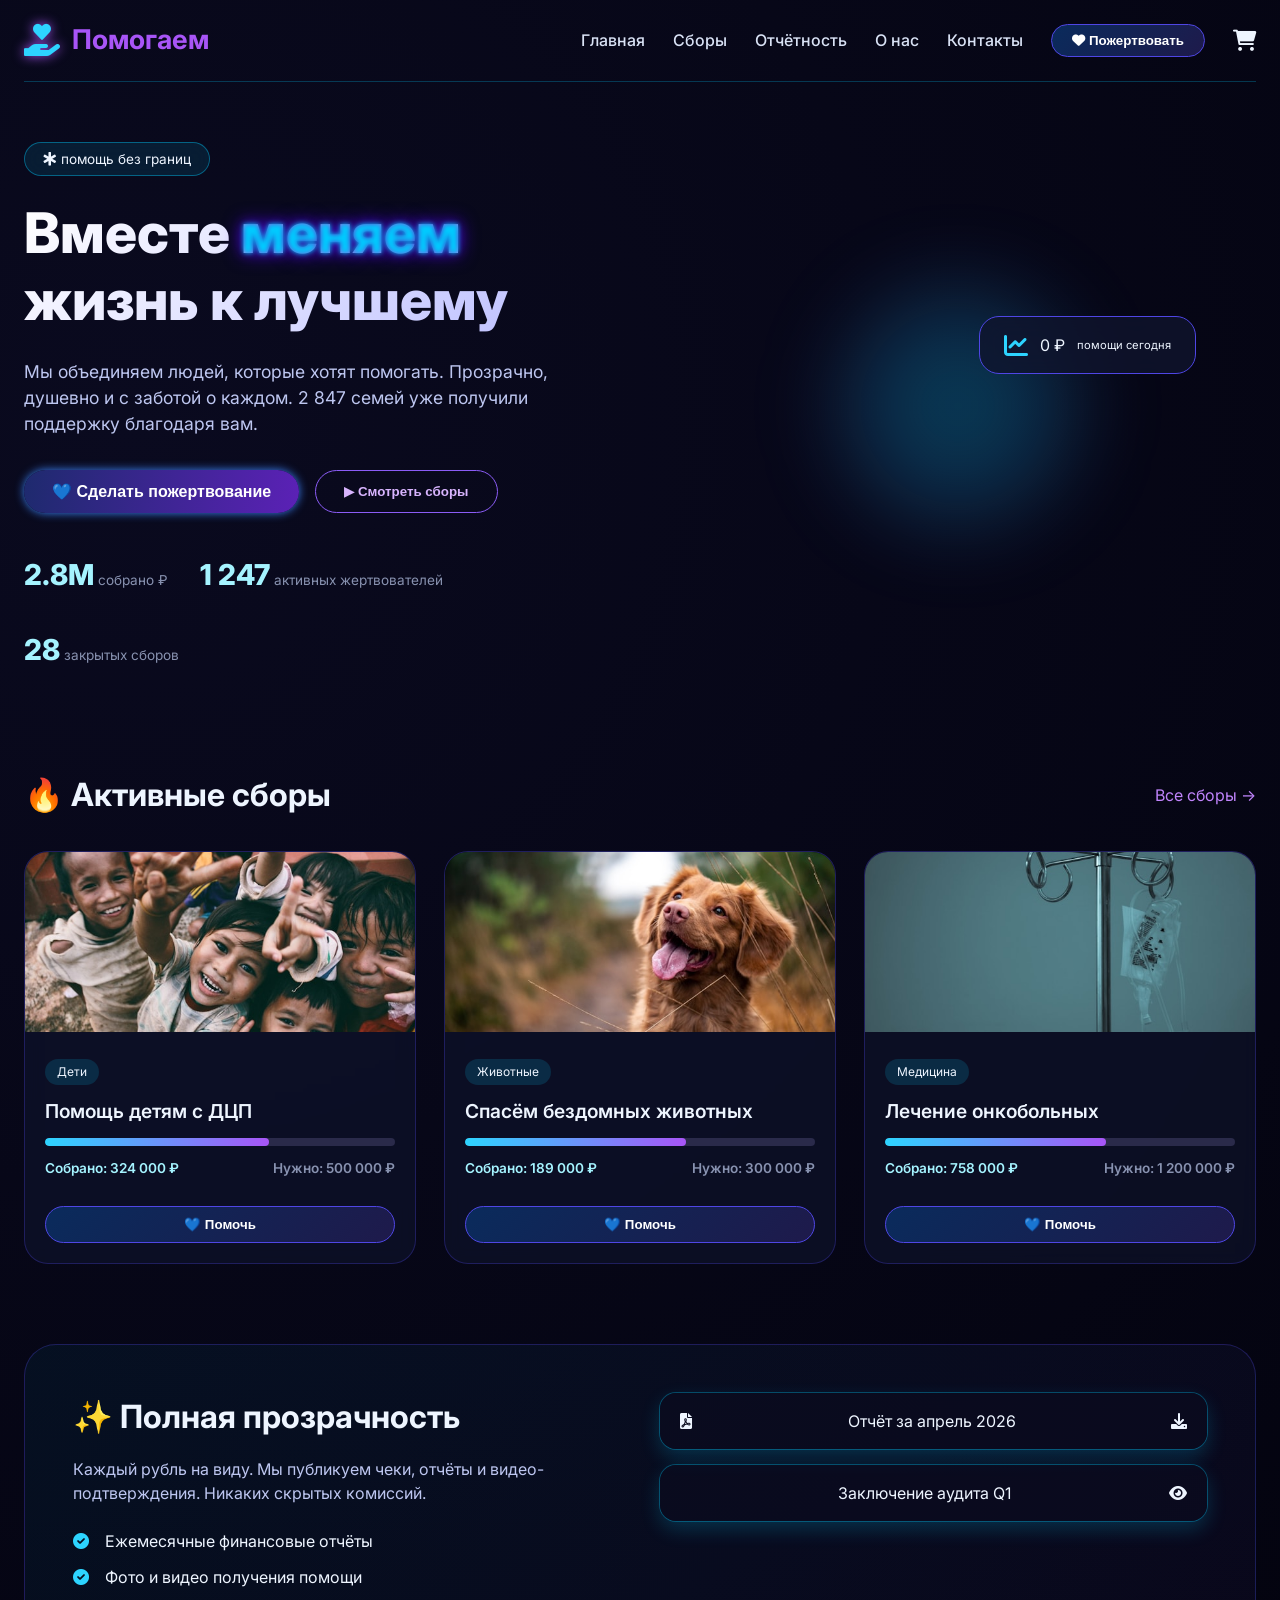
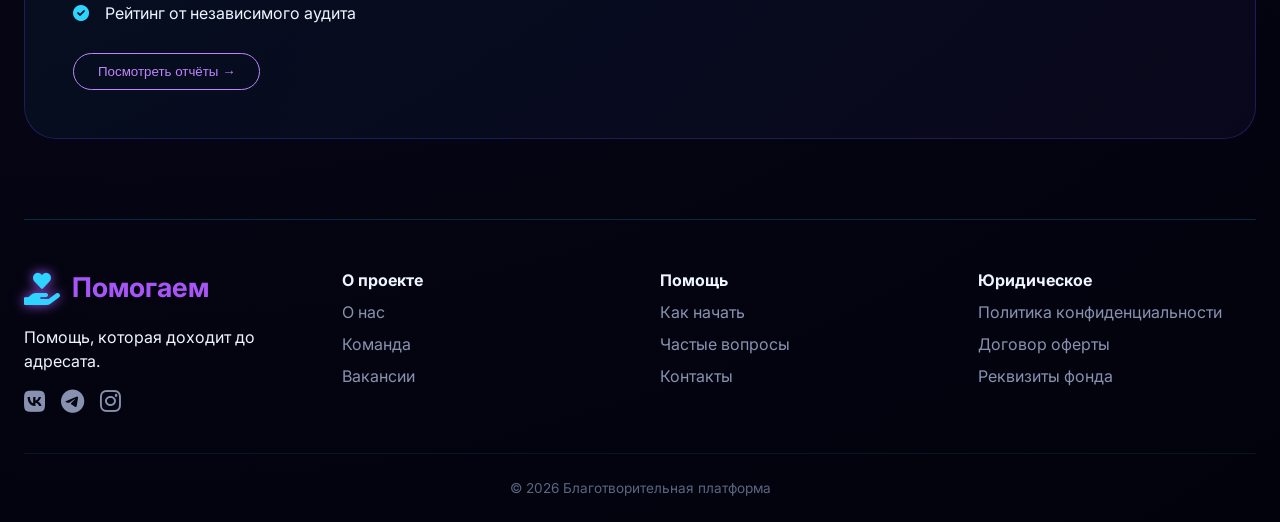
<file: index.html>
<!DOCTYPE html>
<html lang="ru">
<head>
    <meta charset="UTF-8">
    <meta name="viewport" content="width=device-width, initial-scale=1.0, user-scalable=yes">
    <title>Благотворительная платформа</title>

    <link href="https://fonts.googleapis.com/css2?family=Inter:opsz,wght@14..32,300;400;500;600;700;800&display=swap" rel="stylesheet">
    <link rel="stylesheet" href="https://cdnjs.cloudflare.com/ajax/libs/font-awesome/6.0.0-beta3/css/all.min.css">

    <link rel="stylesheet" href="css/common.css">
    <link rel="stylesheet" href="css/index.css">
</head>
<body>
    <div class="container">

        <header>
            <nav class="navbar">
                <div class="logo">
                    <i class="fas fa-hand-holding-heart"></i>
                    <span style="color:#a855f7;">Помогаем</span>
                </div>
                <div class="nav-links">
                    <a href="index.html">Главная</a>
                    <a href="html/campaigns.html">Сборы</a>
                    <a href="html/reports.html">Отчётность</a>
                    <a href="html/about.html">О нас</a>
                    <a href="html/contacts.html">Контакты</a>
                    <button class="donate-btn" id="mainDonateBtn">
                        <i class="fas fa-heart"></i> Пожертвовать
                    </button>
                    <div class="cart-icon">
                        <i class="fas fa-shopping-cart"></i>
                        <span class="cart-counter">0</span>
                    </div>
                </div>
            </nav>
        </header>

        <section class="hero">
            <div class="hero-left">
                <div class="hero-badge">
                    <i class="fas fa-star-of-life"></i> помощь без границ
                </div>
                <h1 class="hero-title">
                    Вместе <span class="neon-text">меняем</span> <br> жизнь к лучшему
                </h1>
                <p class="hero-desc">
                    Мы объединяем людей, которые хотят помогать. Прозрачно, душевно и с заботой о каждом.
                    2 847 семей уже получили поддержку благодаря вам.
                </p>
                <div class="hero-buttons">
                    <button class="btn-primary" id="heroDonateBtn">💙 Сделать пожертвование</button>
                    <button class="btn-secondary" onclick="location.href='html/campaigns.html'">▶ Смотреть сборы</button>
                </div>
                <div class="hero-stats">
                    <div class="stat">
                        <span class="stat-number">2.8M</span>
                        <span class="stat-label">собрано ₽</span>
                    </div>
                    <div class="stat">
                        <span class="stat-number">1 247</span>
                        <span class="stat-label">активных жертвователей</span>
                    </div>
                    <div class="stat">
                        <span class="stat-number">28</span>
                        <span class="stat-label">закрытых сборов</span>
                    </div>
                </div>
            </div>
            <div class="hero-right">
                <div class="glow-orb"></div>
                <div class="floating-card">
                    <i class="fas fa-chart-line"></i>
                    <div class="floating-text" id="todayAmount">0 ₽</div>
                    <span style="font-size: 0.7rem;">помощи сегодня</span>
                </div>
            </div>
        </section>

        <section class="preview-campaigns">
            <div class="section-header">
                <h2>🔥 Активные сборы</h2>
                <a href="html/campaigns.html" class="see-all">Все сборы →</a>
            </div>
            <div class="campaigns-grid" id="previewGrid">
                <div class="loading">Загрузка...</div>
            </div>
        </section>

        <section class="transparency">
            <div class="transparency-left">
                <h2>✨ Полная прозрачность</h2>
                <p>Каждый рубль на виду. Мы публикуем чеки, отчёты и видео-подтверждения. Никаких скрытых комиссий.</p>
                <ul class="check-list">
                    <li><i class="fas fa-check-circle"></i> Ежемесячные финансовые отчёты</li>
                    <li><i class="fas fa-check-circle"></i> Фото и видео получения помощи</li>
                    <li><i class="fas fa-check-circle"></i> Рейтинг от независимого аудита</li>
                </ul>
                <button class="btn-outline-light" onclick="location.href='html/reports.html'">Посмотреть отчёты →</button>
            </div>
            <div class="transparency-right">
                <div class="report-card neon-border">
                    <i class="fas fa-file-pdf"></i>
                    <span>Отчёт за апрель 2026</span>
                    <i class="fas fa-download"></i>
                </div>
                <div class="report-card neon-border">
                    <i class="fas fa-chart-simple"></i>
                    <span>Заключение аудита Q1</span>
                    <i class="fas fa-eye"></i>
                </div>
            </div>
        </section>

        <footer class="footer">
            <div class="footer-grid">
                <div>
                    <div class="logo" style="margin-bottom: 16px;">
                        <i class="fas fa-hand-holding-heart"></i>
                        <span style="color:#a855f7;">Помогаем</span>
                    </div>
                    <p>Помощь, которая доходит до адресата.</p>
                    <div class="social-icons">
                        <i class="fab fa-vk"></i>
                        <i class="fab fa-telegram"></i>
                        <i class="fab fa-instagram"></i>
                    </div>
                </div>
                <div>
                    <h4>О проекте</h4>
                    <a href="html/about.html">О нас</a>
                    <a href="#">Команда</a>
                    <a href="#">Вакансии</a>
                </div>
                <div>
                    <h4>Помощь</h4>
                    <a href="#">Как начать</a>
                    <a href="#">Частые вопросы</a>
                    <a href="html/contacts.html">Контакты</a>
                </div>
                <div>
                    <h4>Юридическое</h4>
                    <a href="#">Политика конфиденциальности</a>
                    <a href="#">Договор оферты</a>
                    <a href="#">Реквизиты фонда</a>
                </div>
            </div>
            <div class="footer-bottom">
                <p>© 2026 Благотворительная платформа</p>
            </div>
        </footer>
    </div>

    <div id="donationModal" class="modal">
        <div class="modal-content">
            <span class="close-modal">&times;</span>
            <h3>💫 Пожертвование</h3>
            <p>Выберите сумму или введите свою</p>
            <div class="amount-buttons">
                <button class="amount-option" data-amount="500">500 ₽</button>
                <button class="amount-option" data-amount="1000">1000 ₽</button>
                <button class="amount-option" data-amount="2000">2000 ₽</button>
                <button class="amount-option custom-amount-btn">Своя сумма</button>
            </div>
            <input type="number" id="customAmount" placeholder="Введите сумму" style="display:none;">
            <button class="btn-primary" id="submitDonation" style="width:100%; margin-top:24px;">Продолжить →</button>
            <small style="display:block; margin-top:16px;">💳 Защищённое соединение. Без комиссии.</small>
        </div>
    </div>

    <div id="historyModal" class="modal">
        <div class="modal-content history-modal">
            <span class="close-modal">&times;</span>
            <h3>📜 История пожертвований</h3>
            <div id="historyList" class="history-list"></div>
            <div class="history-total">
                <strong>Всего пожертвовано:</strong> <span id="historyTotalAmount">0 ₽</span>
            </div>
            <button id="clearHistoryBtn" class="btn-outline-light" style="margin-top: 16px;">Очистить историю</button>
        </div>
    </div>

    <script src="js/common.js"></script>
    <script src="js/index.js"></script>
</body>
</html>
</file>
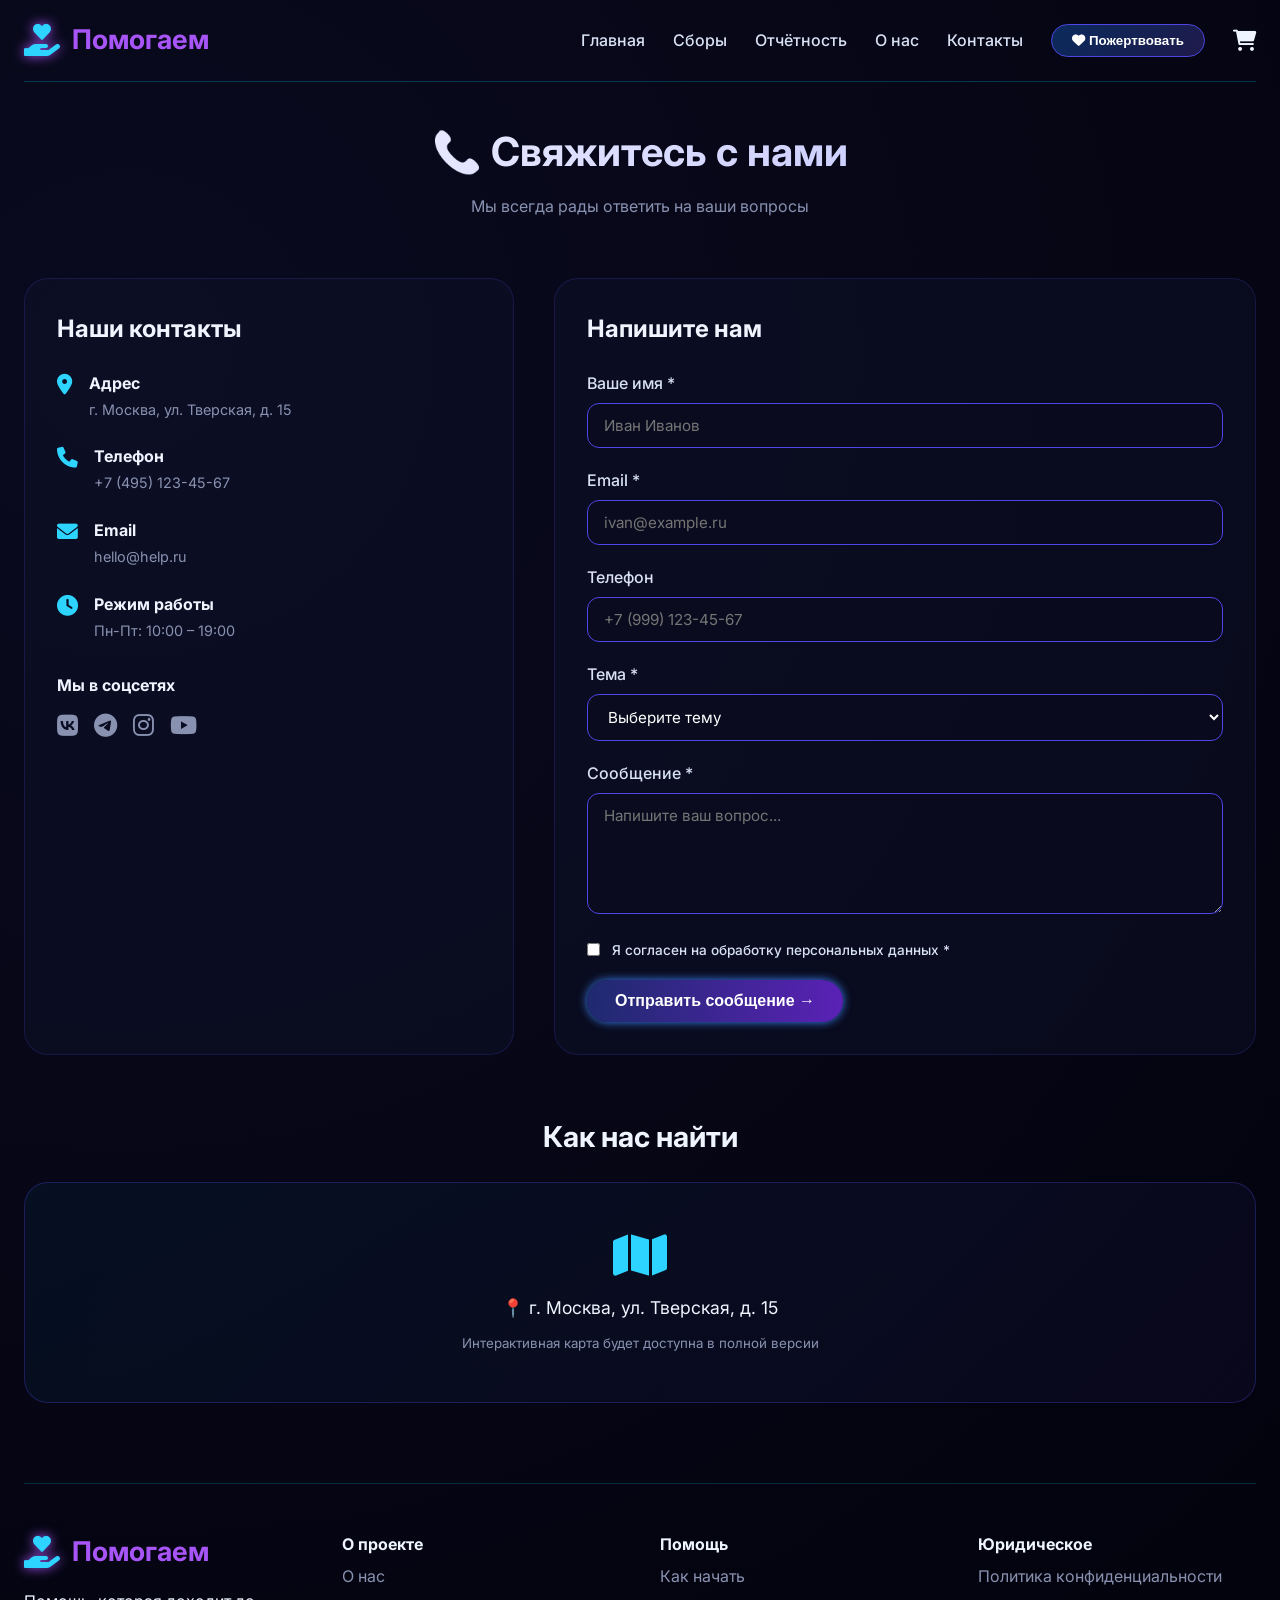
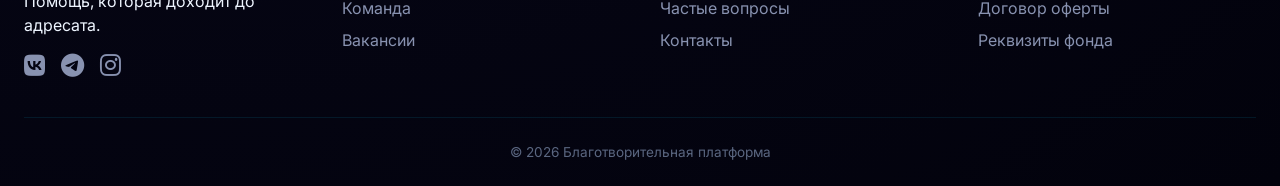
<file: html/contacts.html>
<!DOCTYPE html>
<html lang="ru">
<head>
    <meta charset="UTF-8">
    <meta name="viewport" content="width=device-width, initial-scale=1.0, user-scalable=yes">
    <title>Контакты</title>
    
    <link href="https://fonts.googleapis.com/css2?family=Inter:opsz,wght@14..32,300;400;500;600;700;800&display=swap" rel="stylesheet">
    <link rel="stylesheet" href="https://cdnjs.cloudflare.com/ajax/libs/font-awesome/6.0.0-beta3/css/all.min.css">
    
    <link rel="stylesheet" href="../css/common.css">
    <link rel="stylesheet" href="../css/contacts.css">
</head>
<body>
    <div class="container">
        
        <header>
            <nav class="navbar">
                <div class="logo">
                    <i class="fas fa-hand-holding-heart"></i>
                    <span style="color:#a855f7;">Помогаем</span>
                </div>
                <div class="nav-links">
                    <a href="../index.html">Главная</a>
                    <a href="campaigns.html">Сборы</a>
                    <a href="reports.html">Отчётность</a>
                    <a href="about.html">О нас</a>
                    <a href="contacts.html" class="active-nav">Контакты</a>
                    <button class="donate-btn" id="globalDonateBtn">
                        <i class="fas fa-heart"></i> Пожертвовать
                    </button>
                    <div class="cart-icon">
                        <i class="fas fa-shopping-cart"></i>
                        <span class="cart-counter">0</span>
                    </div>
                </div>
            </nav>
        </header>

        <section class="page-header">
            <h1>📞 Свяжитесь с нами</h1>
            <p>Мы всегда рады ответить на ваши вопросы</p>
        </section>

        <section class="contacts-wrapper">
            <div class="contacts-info">
                <h2>Наши контакты</h2>
                <div class="contact-item">
                    <i class="fas fa-map-marker-alt"></i>
                    <div>
                        <h4>Адрес</h4>
                        <p>г. Москва, ул. Тверская, д. 15</p>
                    </div>
                </div>
                <div class="contact-item">
                    <i class="fas fa-phone"></i>
                    <div>
                        <h4>Телефон</h4>
                        <p>+7 (495) 123-45-67</p>
                    </div>
                </div>
                <div class="contact-item">
                    <i class="fas fa-envelope"></i>
                    <div>
                        <h4>Email</h4>
                        <p>hello@help.ru</p>
                    </div>
                </div>
                <div class="contact-item">
                    <i class="fas fa-clock"></i>
                    <div>
                        <h4>Режим работы</h4>
                        <p>Пн-Пт: 10:00 – 19:00</p>
                    </div>
                </div>
                
                <div class="social-links">
                    <h4>Мы в соцсетях</h4>
                    <div class="social-icons">
                        <i class="fab fa-vk"></i>
                        <i class="fab fa-telegram"></i>
                        <i class="fab fa-instagram"></i>
                        <i class="fab fa-youtube"></i>
                    </div>
                </div>
            </div>

            <div class="contact-form">
                <h2>Напишите нам</h2>
                <form id="feedbackForm">
                    <div class="form-group">
                        <label for="name">Ваше имя *</label>
                        <input type="text" id="name" name="name" placeholder="Иван Иванов">
                        <span class="error-message" id="nameError"></span>
                    </div>
                    
                    <div class="form-group">
                        <label for="email">Email *</label>
                        <input type="email" id="email" name="email" placeholder="ivan@example.ru">
                        <span class="error-message" id="emailError"></span>
                    </div>
                    
                    <div class="form-group">
                        <label for="phone">Телефон</label>
                        <input type="tel" id="phone" name="phone" placeholder="+7 (999) 123-45-67">
                        <span class="error-message" id="phoneError"></span>
                    </div>
                    
                    <div class="form-group">
                        <label for="subject">Тема *</label>
                        <select id="subject" name="subject">
                            <option value="">Выберите тему</option>
                            <option value="question">Вопрос о сборах</option>
                            <option value="donation">Вопрос о пожертвовании</option>
                            <option value="cooperation">Сотрудничество</option>
                            <option value="other">Другое</option>
                        </select>
                        <span class="error-message" id="subjectError"></span>
                    </div>
                    
                    <div class="form-group">
                        <label for="message">Сообщение *</label>
                        <textarea id="message" name="message" rows="5" placeholder="Напишите ваш вопрос..."></textarea>
                        <span class="error-message" id="messageError"></span>
                    </div>
                    
                    <div class="form-group checkbox-group">
                        <input type="checkbox" id="agreement">
                        <label for="agreement">Я согласен на обработку персональных данных *</label>
                        <span class="error-message" id="agreementError"></span>
                    </div>
                    
                    <button type="submit" class="btn-primary" id="submitFormBtn">Отправить сообщение →</button>
                </form>
            </div>
        </section>

        <section class="map-section">
            <h2>Как нас найти</h2>
            <div class="map-placeholder">
                <i class="fas fa-map"></i>
                <p>📍 г. Москва, ул. Тверская, д. 15</p>
                <small>Интерактивная карта будет доступна в полной версии</small>
            </div>
        </section>

        <footer class="footer">
            <div class="footer-grid">
                <div>
                    <div class="logo" style="margin-bottom: 16px;">
                        <i class="fas fa-hand-holding-heart"></i>
                        <span style="color:#a855f7;">Помогаем</span>
                    </div>
                    <p>Помощь, которая доходит до адресата.</p>
                    <div class="social-icons">
                        <i class="fab fa-vk"></i>
                        <i class="fab fa-telegram"></i>
                        <i class="fab fa-instagram"></i>
                    </div>
                </div>
                <div>
                    <h4>О проекте</h4>
                    <a href="about.html">О нас</a>
                    <a href="#">Команда</a>
                    <a href="#">Вакансии</a>
                </div>
                <div>
                    <h4>Помощь</h4>
                    <a href="#">Как начать</a>
                    <a href="#">Частые вопросы</a>
                    <a href="contacts.html">Контакты</a>
                </div>
                <div>
                    <h4>Юридическое</h4>
                    <a href="#">Политика конфиденциальности</a>
                    <a href="#">Договор оферты</a>
                    <a href="#">Реквизиты фонда</a>
                </div>
            </div>
            <div class="footer-bottom">
                <p>© 2026 Благотворительная платформа</p>
            </div>
        </footer>
    </div>

    <div id="donationModal" class="modal">
        <div class="modal-content">
            <span class="close-modal">&times;</span>
            <h3>💫 Пожертвование</h3>
            <p>Выберите сумму или введите свою</p>
            <div class="amount-buttons">
                <button class="amount-option" data-amount="500">500 ₽</button>
                <button class="amount-option" data-amount="1000">1000 ₽</button>
                <button class="amount-option" data-amount="2000">2000 ₽</button>
                <button class="amount-option custom-amount-btn">Своя сумма</button>
            </div>
            <input type="number" id="customAmount" placeholder="Введите сумму" style="display:none;">
            <button class="btn-primary" id="submitDonation" style="width:100%; margin-top:24px;">Продолжить →</button>
            <small style="display:block; margin-top:16px;">💳 Защищённое соединение. Без комиссии.</small>
        </div>
    </div>

    <div id="historyModal" class="modal">
        <div class="modal-content history-modal">
            <span class="close-modal">&times;</span>
            <h3>📜 История пожертвований</h3>
            <div id="historyList" class="history-list"></div>
            <div class="history-total">
                <strong>Всего пожертвовано:</strong> <span id="historyTotalAmount">0 ₽</span>
            </div>
            <button id="clearHistoryBtn" class="btn-outline-light" style="margin-top: 16px;">Очистить историю</button>
        </div>
    </div>

    <script src="../js/common.js"></script>
    <script src="../js/contacts.js"></script>
</body>
</html>
</file>
<file: css/common.css>
/* ===== ОБНУЛЕНИЕ И БАЗА ===== */
* {
    margin: 0;
    padding: 0;
    box-sizing: border-box;
}

body {
    background: radial-gradient(circle at 10% 20%, #0a0a1f, #02020c);
    font-family: 'Inter', sans-serif;
    color: #eef5ff;
    line-height: 1.5;
    min-height: 100vh;
}

.container {
    max-width: 1280px;
    margin: 0 auto;
    padding: 0 24px;
}

/* ===== НЕОНОВЫЕ ЭФФЕКТЫ ===== */
.neon-text {
    text-shadow: 0 0 5px #00ccff, 0 0 12px #3a0ca3, 0 0 20px #5200ff;
}

.neon-border {
    box-shadow: 0 8px 20px rgba(0, 204, 255, 0.2), 0 0 0 1px rgba(0, 204, 255, 0.3);
    transition: all 0.25s ease;
}

.neon-border:hover {
    box-shadow: 0 12px 28px rgba(120, 0, 255, 0.35), 0 0 0 1px #c084fc;
}

/* ===== ШАПКА ===== */
.navbar {
    display: flex;
    justify-content: space-between;
    align-items: center;
    padding: 20px 0;
    flex-wrap: wrap;
    gap: 16px;
    border-bottom: 1px solid rgba(0, 204, 255, 0.25);
}

.logo {
    display: flex;
    align-items: center;
    gap: 12px;
    font-size: 1.7rem;
    font-weight: 700;
}

.logo i {
    font-size: 2rem;
    color: #2dd4ff;
    filter: drop-shadow(0 0 6px #a855f7);
}

.nav-links {
    display: flex;
    gap: 28px;
    align-items: center;
    flex-wrap: wrap;
}

.nav-links a {
    color: #d9e2f5;
    text-decoration: none;
    font-weight: 500;
    transition: 0.2s;
}

.nav-links a:hover {
    color: #b6a0ff;
    text-shadow: 0 0 3px #8b5cf6;
}

/* Кнопка в шапке */
.donate-btn {
    background: linear-gradient(135deg, #0a2b5c, #1e1a4b);
    border: 1px solid #4f46e5;
    padding: 8px 20px;
    border-radius: 60px;
    font-weight: 600;
    color: white;
    cursor: pointer;
    transition: 0.2s;
}

.donate-btn:hover {
    background: linear-gradient(135deg, #1e3a8a, #2e1065);
    border-color: #c084fc;
    box-shadow: 0 0 10px #7c3aed;
}

/* Иконка корзины/пожертвований */
.cart-icon {
    position: relative;
    cursor: pointer;
    font-size: 1.3rem;
}

.cart-counter {
    position: absolute;
    top: -10px;
    right: -12px;
    background: #a855f7;
    color: white;
    font-size: 0.7rem;
    font-weight: bold;
    padding: 2px 6px;
    border-radius: 50%;
    display: none;
}

/* ===== КНОПКИ ===== */
.btn-primary {
    background: linear-gradient(95deg, #1e2a6e, #5b21b6);
    border: none;
    padding: 12px 28px;
    border-radius: 40px;
    font-weight: 700;
    font-size: 1rem;
    color: white;
    cursor: pointer;
    transition: 0.2s;
    box-shadow: 0 0 10px #3b82f6;
}

.btn-primary:hover {
    transform: scale(1.02);
    box-shadow: 0 0 20px #a855f7;
}

.btn-secondary {
    background: transparent;
    border: 1px solid #8b5cf6;
    padding: 12px 28px;
    border-radius: 40px;
    font-weight: 600;
    color: #d8b4fe;
    cursor: pointer;
    transition: 0.2s;
}

.btn-secondary:hover {
    background: rgba(139, 92, 246, 0.15);
    border-color: #c084fc;
}

.btn-outline-light {
    background: transparent;
    border: 1px solid #c084fc;
    padding: 10px 24px;
    border-radius: 40px;
    color: #c084fc;
    cursor: pointer;
    transition: 0.2s;
}

.btn-outline-light:hover {
    background: rgba(192, 132, 252, 0.1);
}

/* ===== ПОДВАЛ ===== */
.footer {
    margin-top: 80px;
    padding: 48px 0 24px;
    border-top: 1px solid rgba(0, 204, 255, 0.2);
}

.footer-grid {
    display: grid;
    grid-template-columns: repeat(auto-fit, minmax(200px, 1fr));
    gap: 40px;
    margin-bottom: 40px;
}

.footer-grid a {
    display: block;
    color: #8892b0;
    text-decoration: none;
    margin: 8px 0;
    transition: 0.2s;
}

.footer-grid a:hover {
    color: #c084fc;
}

.social-icons {
    display: flex;
    gap: 16px;
    margin-top: 16px;
}

.social-icons i {
    font-size: 1.5rem;
    color: #8892b0;
    cursor: pointer;
    transition: 0.2s;
}

.social-icons i:hover {
    color: #c084fc;
    text-shadow: 0 0 5px #a855f7;
}

.footer-bottom {
    text-align: center;
    padding-top: 24px;
    border-top: 1px solid rgba(0, 204, 255, 0.1);
    color: #5a6680;
    font-size: 0.85rem;
}

/* ===== МОДАЛЬНОЕ ОКНО ===== */
.modal {
    display: none;
    position: fixed;
    top: 0;
    left: 0;
    width: 100%;
    height: 100%;
    background: rgba(0, 0, 0, 0.8);
    backdrop-filter: blur(8px);
    z-index: 1000;
    justify-content: center;
    align-items: center;
}

.modal-content {
    background: #0f0f23;
    border: 1px solid #4f46e5;
    border-radius: 24px;
    padding: 32px;
    max-width: 500px;
    width: 90%;
    position: relative;
    box-shadow: 0 0 40px rgba(79, 70, 229, 0.3);
}

.close-modal {
    position: absolute;
    top: 16px;
    right: 24px;
    font-size: 28px;
    cursor: pointer;
    color: #8892b0;
}

.close-modal:hover {
    color: #c084fc;
}

.amount-buttons {
    display: flex;
    gap: 12px;
    flex-wrap: wrap;
    margin: 20px 0;
}

.amount-option {
    background: rgba(0, 204, 255, 0.1);
    border: 1px solid #2dd4ff;
    padding: 10px 20px;
    border-radius: 40px;
    color: white;
    cursor: pointer;
    transition: 0.2s;
}

.amount-option:hover, .amount-option.active {
    background: #2dd4ff;
    color: #0a0a1f;
}

#customAmount {
    width: 100%;
    padding: 12px;
    border-radius: 12px;
    background: rgba(255,255,255,0.1);
    border: 1px solid #4f46e5;
    color: white;
    font-size: 1rem;
}

/* ===== АДАПТИВНОСТЬ ===== */
@media (max-width: 768px) {
    .navbar {
        flex-direction: column;
        text-align: center;
    }
    
    .nav-links {
        justify-content: center;
    }
    
    .footer-grid {
        grid-template-columns: 1fr;
        text-align: center;
    }
    
    .social-icons {
        justify-content: center;
    }
}

@media (max-width: 480px) {
    .container {
        padding: 0 16px;
    }
    
    .btn-primary, .btn-secondary {
        padding: 10px 20px;
        font-size: 0.9rem;
    }
}

/* ИСТОРИЯ ПОЖЕРТВОВАНИЙ */
.history-modal {
    max-width: 600px;
}

.history-list {
    max-height: 400px;
    overflow-y: auto;
    margin: 20px 0;
}

.history-item {
    display: flex;
    justify-content: space-between;
    align-items: center;
    padding: 12px;
    border-bottom: 1px solid rgba(79, 70, 229, 0.2);
    flex-wrap: wrap;
    gap: 8px;
}

.history-item-info {
    flex: 1;
}

.history-item-name {
    font-weight: 600;
    margin-bottom: 4px;
}

.history-item-date {
    font-size: 0.7rem;
    color: #8892b0;
}

.history-item-amount {
    color: #a5f3ff;
    font-weight: 700;
    font-size: 1.1rem;
}

.history-item-remove {
    background: none;
    border: none;
    color: #ff4444;
    cursor: pointer;
    font-size: 1.2rem;
    padding: 0 8px;
    opacity: 0.6;
    transition: 0.2s;
}

.history-item-remove:hover {
    opacity: 1;
}

.history-empty {
    text-align: center;
    padding: 40px;
    color: #8892b0;
}

.history-total {
    text-align: right;
    padding-top: 16px;
    border-top: 1px solid rgba(79, 70, 229, 0.3);
    font-size: 1.1rem;
}

#clearHistoryBtn {
    width: 100%;
}
</file>
<file: css/index.css>
/* ===== HERO БЛОК ===== */
.hero {
    display: flex;
    flex-wrap: wrap;
    justify-content: space-between;
    align-items: center;
    gap: 40px;
    padding: 60px 0 40px;
}

.hero-left {
    flex: 1;
    min-width: 280px;
}

.hero-badge {
    display: inline-block;
    background: rgba(0, 204, 255, 0.1);
    backdrop-filter: blur(12px);
    border-radius: 40px;
    padding: 6px 18px;
    font-size: 0.85rem;
    border: 1px solid rgba(0, 204, 255, 0.4);
    margin-bottom: 24px;
}

.hero-title {
    font-size: 3.5rem;
    font-weight: 800;
    line-height: 1.2;
    margin-bottom: 24px;
    background: linear-gradient(135deg, #ffffff, #b6b9ff);
    -webkit-background-clip: text;
    background-clip: text;
    color: transparent;
}

.hero-desc {
    font-size: 1.1rem;
    color: #bdc6f0;
    margin-bottom: 32px;
    max-width: 550px;
}

.hero-buttons {
    display: flex;
    gap: 16px;
    flex-wrap: wrap;
    margin-bottom: 40px;
}

.hero-stats {
    display: flex;
    gap: 32px;
    flex-wrap: wrap;
}

.stat-number {
    font-size: 1.8rem;
    font-weight: 800;
    color: #a5f3ff;
}

.stat-label {
    font-size: 0.85rem;
    color: #8892b0;
}

/* ===== ПРАВАЯ ЧАСТЬ HERO ===== */
.hero-right {
    flex: 1;
    position: relative;
    min-height: 300px;
    display: flex;
    justify-content: center;
    align-items: center;
}

.glow-orb {
    width: 250px;
    height: 250px;
    background: radial-gradient(circle, rgba(0,204,255,0.3), rgba(139,92,246,0.1));
    border-radius: 50%;
    filter: blur(40px);
    animation: pulse 4s ease-in-out infinite;
}

@keyframes pulse {
    0%, 100% { opacity: 0.5; transform: scale(1); }
    50% { opacity: 0.8; transform: scale(1.1); }
}

.floating-card {
    position: absolute;
    background: rgba(15, 20, 45, 0.8);
    backdrop-filter: blur(12px);
    border: 1px solid #4f46e5;
    border-radius: 20px;
    padding: 16px 24px;
    display: flex;
    gap: 12px;
    align-items: center;
    top: 20%;
    right: 10%;
    animation: float 3s ease-in-out infinite;
}

@keyframes float {
    0%, 100% { transform: translateY(0); }
    50% { transform: translateY(-15px); }
}

.floating-card i {
    font-size: 1.5rem;
    color: #2dd4ff;
}

/* ===== ПРЕВЬЮ СБОРОВ ===== */
.preview-campaigns {
    margin-top: 60px;
}

.section-header {
    display: flex;
    justify-content: space-between;
    align-items: center;
    margin-bottom: 32px;
    flex-wrap: wrap;
    gap: 16px;
}

.section-header h2 {
    font-size: 2rem;
}

.see-all {
    color: #c084fc;
    text-decoration: none;
    transition: 0.2s;
}

.see-all:hover {
    text-shadow: 0 0 5px #c084fc;
}

/* Сетка карточек */
.campaigns-grid {
    display: grid;
    grid-template-columns: repeat(auto-fill, minmax(300px, 1fr));
    gap: 28px;
}

/* Карточка сбора */
.campaign-card {
    background: rgba(15, 20, 45, 0.6);
    backdrop-filter: blur(8px);
    border-radius: 24px;
    overflow: hidden;
    transition: all 0.3s ease;
    border: 1px solid rgba(79, 70, 229, 0.3);
}

.campaign-card:hover {
    transform: translateY(-5px);
    border-color: #c084fc;
    box-shadow: 0 0 20px rgba(139, 92, 246, 0.3);
}

.campaign-image {
    width: 100%;
    height: 180px;
    object-fit: cover;
}

.campaign-info {
    padding: 20px;
}

.campaign-title {
    font-size: 1.2rem;
    font-weight: 600;
    margin-bottom: 12px;
}

.campaign-category {
    display: inline-block;
    background: rgba(0, 204, 255, 0.15);
    padding: 4px 12px;
    border-radius: 20px;
    font-size: 0.75rem;
    margin-bottom: 12px;
}

.progress-bar {
    background: #2a2a4a;
    border-radius: 10px;
    height: 8px;
    overflow: hidden;
    margin: 12px 0;
}

.progress-fill {
    background: linear-gradient(90deg, #2dd4ff, #a855f7);
    height: 100%;
    border-radius: 10px;
    transition: width 0.3s ease;
}

.campaign-stats {
    display: flex;
    justify-content: space-between;
    font-size: 0.85rem;
    color: #8892b0;
    margin: 12px 0;
}

.campaign-raised {
    color: #a5f3ff;
    font-weight: 600;
}

.campaign-target {
    font-weight: 600;
}

/* Кнопка в карточке */
.donate-small {
    width: 100%;
    margin-top: 16px;
    padding: 10px;
    background: linear-gradient(135deg, #0a2b5c, #1e1a4b);
    border: 1px solid #4f46e5;
    border-radius: 40px;
    color: white;
    font-weight: 600;
    cursor: pointer;
    transition: 0.2s;
}

.donate-small:hover {
    background: linear-gradient(135deg, #1e3a8a, #2e1065);
    border-color: #c084fc;
}

/* ===== БЛОК ПРОЗРАЧНОСТИ ===== */
.transparency {
    display: flex;
    flex-wrap: wrap;
    gap: 40px;
    margin-top: 80px;
    padding: 48px;
    background: linear-gradient(135deg, rgba(0,204,255,0.05), rgba(139,92,246,0.05));
    border-radius: 32px;
    border: 1px solid rgba(79, 70, 229, 0.3);
}

.transparency-left {
    flex: 1;
}

.transparency-left h2 {
    font-size: 2rem;
    margin-bottom: 16px;
}

.transparency-left p {
    color: #bdc6f0;
    margin-bottom: 24px;
}

.check-list {
    list-style: none;
    margin-bottom: 28px;
}

.check-list li {
    margin: 12px 0;
}

.check-list i {
    color: #2dd4ff;
    margin-right: 12px;
}

.transparency-right {
    flex: 1;
    display: flex;
    flex-direction: column;
    gap: 16px;
}

.report-card {
    display: flex;
    justify-content: space-between;
    align-items: center;
    padding: 16px 20px;
    background: rgba(10, 10, 31, 0.6);
    border-radius: 16px;
    cursor: pointer;
}

/* Загрузка */
.loading {
    text-align: center;
    padding: 40px;
    color: #8892b0;
}

/* ===== АДАПТИВ HERO ===== */
@media (max-width: 768px) {
    .hero-title {
        font-size: 2.2rem;
    }

    .transparency {
        padding: 28px;
    }
}
</file>
<file: css/contacts.css>
/* ===== СТРАНИЦА КОНТАКТОВ ===== */

.page-header {
    text-align: center;
    padding: 40px 0 20px;
}

.page-header h1 {
    font-size: 2.5rem;
    margin-bottom: 12px;
    background: linear-gradient(135deg, #ffffff, #b6b9ff);
    -webkit-background-clip: text;
    background-clip: text;
    color: transparent;
}

.page-header p {
    color: #8892b0;
}

/* КОНТАКТЫ + ФОРМА */
.contacts-wrapper {
    display: flex;
    flex-wrap: wrap;
    gap: 40px;
    margin: 40px 0;
}

.contacts-info {
    flex: 1;
    min-width: 280px;
    background: rgba(15, 20, 45, 0.4);
    border-radius: 24px;
    padding: 32px;
    border: 1px solid rgba(79, 70, 229, 0.2);
}

.contacts-info h2 {
    font-size: 1.5rem;
    margin-bottom: 24px;
}

.contact-item {
    display: flex;
    gap: 16px;
    margin-bottom: 24px;
}

.contact-item i {
    font-size: 1.3rem;
    color: #2dd4ff;
    margin-top: 4px;
}

.contact-item h4 {
    font-size: 1rem;
    margin-bottom: 4px;
}

.contact-item p {
    color: #8892b0;
    font-size: 0.9rem;
}

.social-links {
    margin-top: 32px;
}

.social-links h4 {
    margin-bottom: 12px;
}

.contact-form {
    flex: 1.5;
    min-width: 320px;
    background: rgba(15, 20, 45, 0.4);
    border-radius: 24px;
    padding: 32px;
    border: 1px solid rgba(79, 70, 229, 0.2);
}

.contact-form h2 {
    font-size: 1.5rem;
    margin-bottom: 24px;
}

.form-group {
    margin-bottom: 20px;
}

.form-group label {
    display: block;
    margin-bottom: 8px;
    font-weight: 500;
    color: #d9e2f5;
}

.form-group input,
.form-group select,
.form-group textarea {
    width: 100%;
    padding: 12px 16px;
    background: rgba(10, 10, 31, 0.6);
    border: 1px solid #4f46e5;
    border-radius: 12px;
    color: white;
    font-size: 0.95rem;
    font-family: inherit;
    transition: 0.2s;
}

.form-group input:focus,
.form-group select:focus,
.form-group textarea:focus {
    outline: none;
    border-color: #c084fc;
    box-shadow: 0 0 8px rgba(192, 132, 252, 0.3);
}

.form-group input.error,
.form-group select.error,
.form-group textarea.error {
    border-color: #ff4444;
}

.error-message {
    display: block;
    color: #ff4444;
    font-size: 0.75rem;
    margin-top: 4px;
}

.checkbox-group {
    display: flex;
    align-items: center;
    gap: 12px;
}

.checkbox-group input {
    width: auto;
    margin: 0;
}

.checkbox-group label {
    margin: 0;
    font-size: 0.85rem;
}

/* КАРТА */
.map-section {
    margin: 60px 0;
    text-align: center;
}

.map-section h2 {
    font-size: 1.8rem;
    margin-bottom: 24px;
}

.map-placeholder {
    background: linear-gradient(135deg, rgba(0,204,255,0.05), rgba(139,92,246,0.05));
    border-radius: 24px;
    padding: 48px;
    border: 1px solid rgba(79, 70, 229, 0.3);
}

.map-placeholder i {
    font-size: 3rem;
    color: #2dd4ff;
    margin-bottom: 16px;
}

.map-placeholder p {
    font-size: 1.1rem;
    margin-bottom: 8px;
}

.map-placeholder small {
    color: #8892b0;
}

/* УСПЕШНОЕ СООБЩЕНИЕ */
.success-message {
    background: rgba(0, 204, 255, 0.15);
    border: 1px solid #2dd4ff;
    border-radius: 12px;
    padding: 16px;
    text-align: center;
    margin-top: 20px;
    color: #a5f3ff;
}

/* АДАПТИВ */
@media (max-width: 768px) {
    .page-header h1 {
        font-size: 1.8rem;
    }
    
    .contacts-wrapper {
        flex-direction: column;
    }
    
    .contact-form, .contacts-info {
        min-width: auto;
    }
}
</file>
